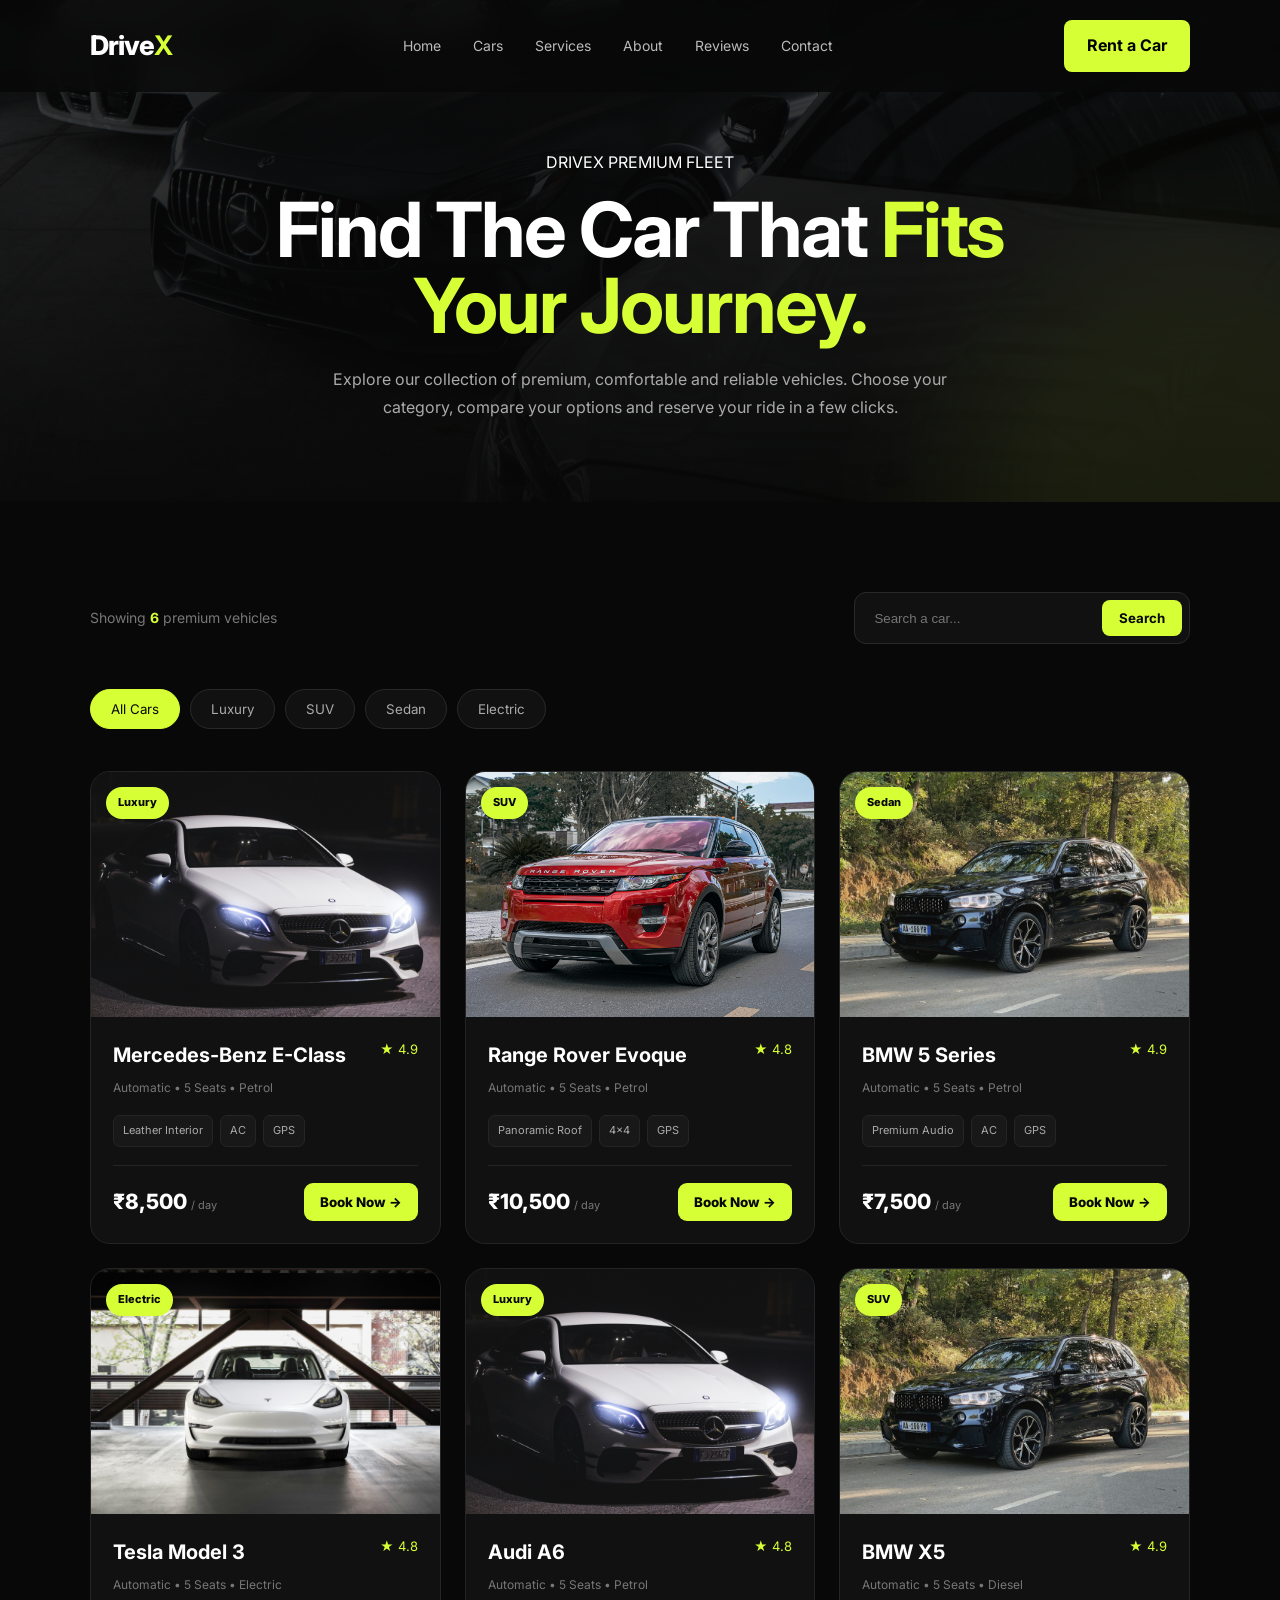
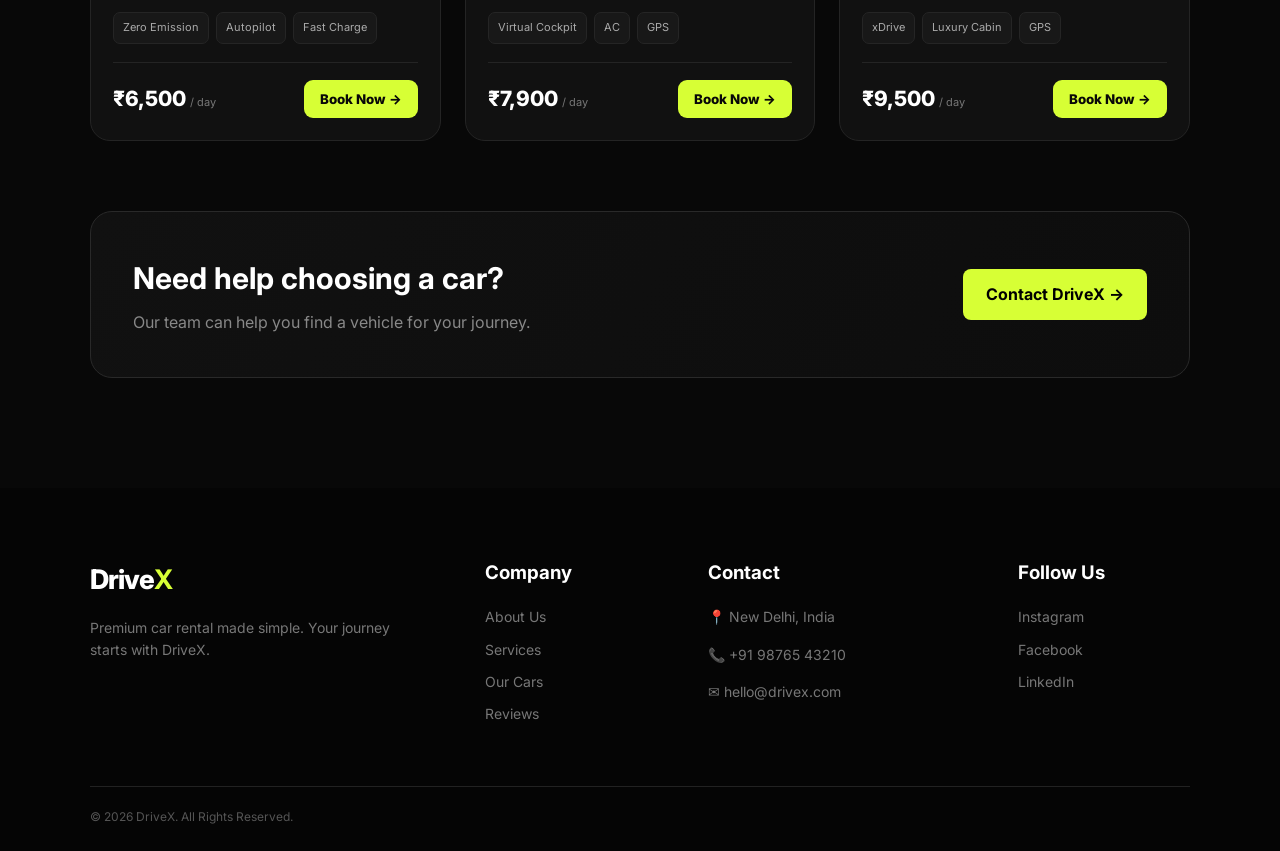
<file: cars.html>
<!DOCTYPE html>
<html lang="en">
<head>
    <meta charset="UTF-8">
    <meta name="viewport" content="width=device-width, initial-scale=1.0">

    <title>DriveX - Our Cars</title>

    <link rel="preconnect" href="https://fonts.googleapis.com">
    <link rel="preconnect" href="https://fonts.gstatic.com" crossorigin>
    <link href="https://fonts.googleapis.com/css2?family=Inter:wght@400;500;600;700;800&display=swap" rel="stylesheet">

    <link rel="stylesheet" href="style.css">

    <style>
        /* ==============================
           DEDICATED CARS PAGE
        ============================== */

        .cars-page-hero {
            min-height: 52vh;
            padding: 150px 7% 80px;
            display: flex;
            align-items: center;
            justify-content: center;
            text-align: center;
            position: relative;
            overflow: hidden;
            background:
                linear-gradient(rgba(8,8,8,.72), rgba(8,8,8,.96)),
                url("images/hero-background.jpg") center/cover no-repeat;
        }

        .cars-page-hero::after {
            content: "";
            position: absolute;
            width: 520px;
            height: 520px;
            border-radius: 50%;
            background: rgba(215,255,53,.08);
            filter: blur(80px);
            right: -180px;
            bottom: -260px;
        }

        .cars-page-content {
            max-width: 850px;
            position: relative;
            z-index: 2;
        }

        .cars-page-content h1 {
            font-size: clamp(42px, 7vw, 76px);
            line-height: 1;
            margin: 15px 0 22px;
            letter-spacing: -2px;
        }

        .cars-page-content h1 span {
            color: #d7ff35;
        }

        .cars-page-content p:last-child {
            max-width: 650px;
            margin: auto;
            color: #aaa;
            line-height: 1.8;
            font-size: 16px;
        }

        .cars-page-main {
            padding: 90px 7% 110px;
            background: #080808;
        }

        .cars-page-toolbar {
            max-width: 1200px;
            margin: 0 auto 45px;
            display: flex;
            justify-content: space-between;
            align-items: center;
            gap: 20px;
            flex-wrap: wrap;
        }

        .fleet-count {
            color: #777;
            font-size: 14px;
        }

        .fleet-count strong {
            color: #d7ff35;
        }

        .cars-page-search {
            display: flex;
            gap: 10px;
            background: #111;
            border: 1px solid #292929;
            padding: 7px;
            border-radius: 12px;
        }

        .cars-page-search input {
            width: 230px;
            background: transparent;
            border: none;
            outline: none;
            color: white;
            padding: 10px 12px;
        }

        .cars-page-search button {
            border: none;
            background: #d7ff35;
            color: #080808;
            padding: 10px 17px;
            border-radius: 8px;
            font-weight: 700;
            cursor: pointer;
        }

        .cars-page-filters {
            max-width: 1200px;
            margin: 0 auto 42px;
            display: flex;
            gap: 10px;
            flex-wrap: wrap;
        }

        .cars-page-filters .filter-btn {
            padding: 11px 20px;
        }

        .full-fleet-grid {
            max-width: 1200px;
            margin: auto;
            display: grid;
            grid-template-columns: repeat(3, 1fr);
            gap: 24px;
        }

        .fleet-card {
            background: #111;
            border: 1px solid #242424;
            border-radius: 20px;
            overflow: hidden;
            transition: .35s ease;
        }

        .fleet-card:hover {
            transform: translateY(-7px);
            border-color: #d7ff35;
        }

        .fleet-card-image {
            height: 245px;
            position: relative;
            overflow: hidden;
        }

        .fleet-card-image img {
            width: 100%;
            height: 100%;
            object-fit: cover;
            transition: .5s ease;
        }

        .fleet-card:hover .fleet-card-image img {
            transform: scale(1.06);
        }

        .fleet-card-badge {
            position: absolute;
            left: 15px;
            top: 15px;
            padding: 7px 12px;
            background: #d7ff35;
            color: #080808;
            border-radius: 20px;
            font-size: 11px;
            font-weight: 800;
        }

        .fleet-card-body {
            padding: 22px;
        }

        .fleet-card-top {
            display: flex;
            justify-content: space-between;
            gap: 15px;
        }

        .fleet-card-body h3 {
            margin: 0 0 7px;
            font-size: 20px;
        }

        .fleet-meta {
            color: #777;
            font-size: 12px;
        }

        .fleet-rating {
            color: #d7ff35;
            white-space: nowrap;
            font-size: 13px;
        }

        .fleet-features {
            display: flex;
            gap: 7px;
            flex-wrap: wrap;
            margin: 18px 0;
        }

        .fleet-features span {
            color: #aaa;
            background: #181818;
            border: 1px solid #252525;
            padding: 6px 9px;
            border-radius: 7px;
            font-size: 11px;
        }

        .fleet-card-bottom {
            padding-top: 17px;
            border-top: 1px solid #242424;
            display: flex;
            align-items: center;
            justify-content: space-between;
            gap: 15px;
        }

        .fleet-price {
            font-size: 21px;
            font-weight: 800;
        }

        .fleet-price small {
            color: #777;
            font-size: 11px;
            font-weight: 400;
        }

        .fleet-book {
            border: none;
            background: #d7ff35;
            color: #080808;
            padding: 11px 16px;
            border-radius: 9px;
            font-weight: 800;
            cursor: pointer;
        }

        .no-results {
            display: none;
            max-width: 1200px;
            margin: 30px auto;
            text-align: center;
            color: #777;
            padding: 50px 20px;
            border: 1px dashed #2b2b2b;
            border-radius: 16px;
        }

        .cars-page-cta {
            margin: 70px auto 0;
            max-width: 1200px;
            padding: 42px;
            border: 1px solid #292929;
            border-radius: 22px;
            background: linear-gradient(120deg, #111, #0d0d0d);
            display: flex;
            align-items: center;
            justify-content: space-between;
            gap: 30px;
        }

        .cars-page-cta h2 {
            margin: 0 0 8px;
            font-size: 30px;
        }

        .cars-page-cta p {
            color: #888;
            margin: 0;
        }

        @media (max-width: 1000px) {
            .full-fleet-grid {
                grid-template-columns: repeat(2, 1fr);
            }
        }

        @media (max-width: 700px) {
            .cars-page-hero {
                min-height: 45vh;
                padding-top: 130px;
            }

            .full-fleet-grid {
                grid-template-columns: 1fr;
            }

            .cars-page-search {
                width: 100%;
            }

            .cars-page-search input {
                width: 100%;
            }

            .cars-page-cta {
                flex-direction: column;
                align-items: flex-start;
            }
        }
    </style>
</head>

<body>

<header class="navbar">

    <div class="logo">
        <span>Drive</span><b>X</b>
    </div>

    <nav>
        <a href="index.html#home">Home</a>
        <a href="cars.html" class="active">Cars</a>
        <a href="index.html#services">Services</a>
        <a href="index.html#about">About</a>
        <a href="index.html#reviews">Reviews</a>
        <a href="index.html#contact">Contact</a>
    </nav>

    <a href="#fleet" class="nav-btn" style="text-decoration:none;">
        Rent a Car
    </a>

    <div class="menu-btn" onclick="toggleMenu()">☰</div>

</header>


<section class="cars-page-hero">

    <div class="cars-page-content">

        <p class="small-heading">DRIVEX PREMIUM FLEET</p>

        <h1>
            Find The Car That
            <span>Fits Your Journey.</span>
        </h1>

        <p>
            Explore our collection of premium, comfortable and reliable
            vehicles. Choose your category, compare your options and
            reserve your ride in a few clicks.
        </p>

    </div>

</section>


<main class="cars-page-main" id="fleet">

    <div class="cars-page-toolbar">

        <div class="fleet-count">
            Showing <strong id="visibleCount">6</strong> premium vehicles
        </div>

        <div class="cars-page-search">
            <input
                type="text"
                id="fleetSearch"
                placeholder="Search a car..."
                oninput="searchFleet()"
            >
            <button onclick="searchFleet()">Search</button>
        </div>

    </div>


    <div class="cars-page-filters">

        <button class="filter-btn active"
                onclick="filterFleet('all', this)">
            All Cars
        </button>

        <button class="filter-btn"
                onclick="filterFleet('luxury', this)">
            Luxury
        </button>

        <button class="filter-btn"
                onclick="filterFleet('suv', this)">
            SUV
        </button>

        <button class="filter-btn"
                onclick="filterFleet('sedan', this)">
            Sedan
        </button>

        <button class="filter-btn"
                onclick="filterFleet('electric', this)">
            Electric
        </button>

    </div>


    <div class="full-fleet-grid" id="fleetGrid">

        <article class="fleet-card" data-category="luxury" data-name="Mercedes-Benz E-Class">

            <div class="fleet-card-image">
                <img src="images/mercedes-benz-eclass.jpg" alt="Mercedes-Benz E-Class">
                <span class="fleet-card-badge">Luxury</span>
            </div>

            <div class="fleet-card-body">

                <div class="fleet-card-top">
                    <div>
                        <h3>Mercedes-Benz E-Class</h3>
                        <div class="fleet-meta">Automatic • 5 Seats • Petrol</div>
                    </div>
                    <div class="fleet-rating">★ 4.9</div>
                </div>

                <div class="fleet-features">
                    <span>Leather Interior</span>
                    <span>AC</span>
                    <span>GPS</span>
                </div>

                <div class="fleet-card-bottom">
                    <div class="fleet-price">₹8,500 <small>/ day</small></div>
                    <button class="fleet-book"
                            onclick="openBooking('Mercedes-Benz E-Class', 8500)">
                        Book Now →
                    </button>
                </div>

            </div>
        </article>


        <article class="fleet-card" data-category="suv" data-name="Range Rover Evoque">

            <div class="fleet-card-image">
                <img src="images/range-rover-evoque.jpg" alt="Range Rover Evoque">
                <span class="fleet-card-badge">SUV</span>
            </div>

            <div class="fleet-card-body">

                <div class="fleet-card-top">
                    <div>
                        <h3>Range Rover Evoque</h3>
                        <div class="fleet-meta">Automatic • 5 Seats • Petrol</div>
                    </div>
                    <div class="fleet-rating">★ 4.8</div>
                </div>

                <div class="fleet-features">
                    <span>Panoramic Roof</span>
                    <span>4x4</span>
                    <span>GPS</span>
                </div>

                <div class="fleet-card-bottom">
                    <div class="fleet-price">₹10,500 <small>/ day</small></div>
                    <button class="fleet-book"
                            onclick="openBooking('Range Rover Evoque', 10500)">
                        Book Now →
                    </button>
                </div>

            </div>
        </article>


        <article class="fleet-card" data-category="sedan" data-name="BMW 5 Series">

            <div class="fleet-card-image">
                <img src="images/bmw-x5.jpg" alt="BMW 5 Series">
                <span class="fleet-card-badge">Sedan</span>
            </div>

            <div class="fleet-card-body">

                <div class="fleet-card-top">
                    <div>
                        <h3>BMW 5 Series</h3>
                        <div class="fleet-meta">Automatic • 5 Seats • Petrol</div>
                    </div>
                    <div class="fleet-rating">★ 4.9</div>
                </div>

                <div class="fleet-features">
                    <span>Premium Audio</span>
                    <span>AC</span>
                    <span>GPS</span>
                </div>

                <div class="fleet-card-bottom">
                    <div class="fleet-price">₹7,500 <small>/ day</small></div>
                    <button class="fleet-book"
                            onclick="openBooking('BMW 5 Series', 7500)">
                        Book Now →
                    </button>
                </div>

            </div>
        </article>


        <article class="fleet-card" data-category="electric" data-name="Tesla Model 3">

            <div class="fleet-card-image">
                <img src="images/tesla-model3.jpg" alt="Tesla Model 3">
                <span class="fleet-card-badge">Electric</span>
            </div>

            <div class="fleet-card-body">

                <div class="fleet-card-top">
                    <div>
                        <h3>Tesla Model 3</h3>
                        <div class="fleet-meta">Automatic • 5 Seats • Electric</div>
                    </div>
                    <div class="fleet-rating">★ 4.8</div>
                </div>

                <div class="fleet-features">
                    <span>Zero Emission</span>
                    <span>Autopilot</span>
                    <span>Fast Charge</span>
                </div>

                <div class="fleet-card-bottom">
                    <div class="fleet-price">₹6,500 <small>/ day</small></div>
                    <button class="fleet-book"
                            onclick="openBooking('Tesla Model 3', 6500)">
                        Book Now →
                    </button>
                </div>

            </div>
        </article>


        <article class="fleet-card" data-category="luxury" data-name="Audi A6">

            <div class="fleet-card-image">
                <img src="images/mercedes-benz-eclass.jpg" alt="Audi A6">
                <span class="fleet-card-badge">Luxury</span>
            </div>

            <div class="fleet-card-body">

                <div class="fleet-card-top">
                    <div>
                        <h3>Audi A6</h3>
                        <div class="fleet-meta">Automatic • 5 Seats • Petrol</div>
                    </div>
                    <div class="fleet-rating">★ 4.8</div>
                </div>

                <div class="fleet-features">
                    <span>Virtual Cockpit</span>
                    <span>AC</span>
                    <span>GPS</span>
                </div>

                <div class="fleet-card-bottom">
                    <div class="fleet-price">₹7,900 <small>/ day</small></div>
                    <button class="fleet-book"
                            onclick="openBooking('Audi A6', 7900)">
                        Book Now →
                    </button>
                </div>

            </div>
        </article>


        <article class="fleet-card" data-category="suv" data-name="BMW X5">

            <div class="fleet-card-image">
                <img src="images/bmw-x5.jpg" alt="BMW X5">
                <span class="fleet-card-badge">SUV</span>
            </div>

            <div class="fleet-card-body">

                <div class="fleet-card-top">
                    <div>
                        <h3>BMW X5</h3>
                        <div class="fleet-meta">Automatic • 5 Seats • Diesel</div>
                    </div>
                    <div class="fleet-rating">★ 4.9</div>
                </div>

                <div class="fleet-features">
                    <span>xDrive</span>
                    <span>Luxury Cabin</span>
                    <span>GPS</span>
                </div>

                <div class="fleet-card-bottom">
                    <div class="fleet-price">₹9,500 <small>/ day</small></div>
                    <button class="fleet-book"
                            onclick="openBooking('BMW X5', 9500)">
                        Book Now →
                    </button>
                </div>

            </div>
        </article>

    </div>


    <div class="no-results" id="noResults">
        No cars found. Try another search or category.
    </div>


    <section class="cars-page-cta">

        <div>
            <h2>Need help choosing a car?</h2>
            <p>Our team can help you find a vehicle for your journey.</p>
        </div>

        <a href="index.html#contact"
           class="primary-btn"
           style="text-decoration:none;">
            Contact DriveX →
        </a>

    </section>

</main>


<!-- Booking Modal -->

<div class="modal" id="bookingModal">

    <div class="modal-box">

        <button class="close-btn" onclick="closeBooking()">×</button>

        <p class="small-heading">RESERVE YOUR CAR</p>

        <h2 id="selectedCar">Car Name</h2>

        <div class="booking-form">

    <input
        type="text"
        id="customerName"
        placeholder="Full Name"
    >

    <input
        type="email"
        id="customerEmail"
        placeholder="Email Address"
    >

    <input
        type="tel"
        id="customerPhone"
        placeholder="Phone Number"
    >

    <input
        type="text"
        id="pickupLocation"
        placeholder="Pickup Location"
    >

    <input
        type="date"
        id="pickupDate"
    >

    <input
        type="date"
        id="returnDate"
        onchange="calculateRentalDays()"
    >

    <input
        type="number"
        id="rentalDays"
        placeholder="Number of Days"
        min="1"
        value="1"
        readonly
    >

</div>
        <div class="total">
            <span>Total</span>
            <strong id="totalPrice">₹0</strong>
        </div>

        <button class="confirm-btn" onclick="confirmBooking()">
            Confirm Booking
        </button>

    </div>

</div>


<footer id="contact">

    <div class="footer-grid">

        <div>
            <div class="logo">
                <span>Drive</span><b>X</b>
            </div>

            <p>
                Premium car rental made simple.
                Your journey starts with DriveX.
            </p>
        </div>

        <div>
            <h3>Company</h3>
            <a href="index.html#about">About Us</a>
            <a href="index.html#services">Services</a>
            <a href="cars.html">Our Cars</a>
            <a href="index.html#reviews">Reviews</a>
        </div>

        <div>
            <h3>Contact</h3>
            <p>📍 New Delhi, India</p>
            <p>📞 +91 98765 43210</p>
            <p>✉ hello@drivex.com</p>
        </div>

        <div>
            <h3>Follow Us</h3>
            <div class="socials">
                <span>Instagram</span>
                <span>Facebook</span>
                <span>LinkedIn</span>
            </div>
        </div>

    </div>

    <div class="copyright">
        © 2026 DriveX. All Rights Reserved.
    </div>

</footer>


<script src="script.js"></script>

<script>
    let currentCategory = "all";

    function filterFleet(category, button) {
        currentCategory = category;

        document.querySelectorAll(".cars-page-filters .filter-btn")
            .forEach(btn => btn.classList.remove("active"));

        if (button) {
            button.classList.add("active");
        }

        applyFleetFilters();
    }

    function searchFleet() {
        applyFleetFilters();
    }

    function applyFleetFilters() {
        const query = document.getElementById("fleetSearch").value
            .trim()
            .toLowerCase();

        const cards = document.querySelectorAll(".fleet-card");
        let visible = 0;

        cards.forEach(card => {
            const category = card.dataset.category;
            const name = card.dataset.name.toLowerCase();

            const categoryMatch =
                currentCategory === "all" ||
                category === currentCategory;

            const searchMatch =
                !query ||
                name.includes(query);

            const show = categoryMatch && searchMatch;

            card.style.display = show ? "" : "none";

            if (show) visible++;
        });

        document.getElementById("visibleCount").textContent = visible;

        document.getElementById("noResults").style.display =
            visible === 0 ? "block" : "none";
    }
</script>

</body>
</html>
</file>
<file: style.css>
/* =========================
   GLOBAL
========================= */

* {
    margin: 0;
    padding: 0;
    box-sizing: border-box;
}

html {
    scroll-behavior: smooth;
}

body {
    font-family: "Inter", sans-serif;
    background: #080808;
    color: #ffffff;
    line-height: 1.6;
}

img {
    width: 100%;
    display: block;
}

button {
    font-family: inherit;
    cursor: pointer;
    border: none;
}

a {
    text-decoration: none;
    color: inherit;
}


/* =========================
   NAVBAR
========================= */

.navbar {
    position: fixed;
    top: 0;
    left: 0;
    width: 100%;
    z-index: 1000;

    display: flex;
    align-items: center;
    justify-content: space-between;

    padding: 20px 7%;

    background: rgba(8, 8, 8, 0.8);
    backdrop-filter: blur(15px);
}

.logo {
    font-size: 27px;
    font-weight: 800;
    letter-spacing: -1px;
}

.logo b {
    color: #d7ff35;
}

.navbar nav {
    display: flex;
    gap: 32px;
}

.navbar nav a {
    font-size: 14px;
    color: #bbbbbb;
    transition: 0.3s;
}

.navbar nav a:hover {
    color: #d7ff35;
}

.nav-btn,
.primary-btn {
    background: #d7ff35;
    color: #000;
    padding: 13px 23px;
    border-radius: 8px;
    font-weight: 700;
    transition: 0.3s;
}

.nav-btn:hover,
.primary-btn:hover {
    transform: translateY(-3px);
    box-shadow: 0 10px 30px rgba(215,255,53,0.2);
}

.menu-btn {
    display: none;
    font-size: 25px;
}


/* =========================
   PREMIUM HERO UPDATE
========================= */

.hero {
    min-height: 820px;
    position: relative;
    overflow: hidden;

    display: flex;
    align-items: center;

    padding: 150px 7% 100px;

    background: #080808;
}

.hero-bg {
    position: absolute;
    inset: 0;

    background:
        linear-gradient(
            90deg,
            #080808 15%,
            rgba(8,8,8,0.90) 42%,
            rgba(8,8,8,0.25) 75%,
            rgba(8,8,8,0.8)
        ),
        url("images/hero-background.jpg");

    background-size: cover;
    background-position: center;

    opacity: 0.55;

    z-index: 0;
}

.hero-content {
    position: relative;
    z-index: 5;

    width: 55%;
    max-width: 700px;
}

.hero h1 {
    font-size: clamp(50px, 6vw, 82px);
    line-height: 0.98;
    letter-spacing: -4px;
    margin-bottom: 25px;
}

.hero-text {
    max-width: 550px;
    margin: 25px 0;
    color: #b7b7b7;
    font-size: 16px;
}

.hero-buttons {
    display: flex;
    gap: 14px;
}

.hero-trust {
    display: flex;
    align-items: center;
    gap: 15px;
    margin-top: 40px;
}

.avatars {
    display: flex;
}

.avatars div {
    width: 36px;
    height: 36px;

    display: grid;
    place-items: center;

    border-radius: 50%;

    background: #242424;

    border: 2px solid #080808;

    margin-left: -8px;

    color: white;

    font-size: 11px;
    font-weight: 700;
}

.avatars div:first-child {
    margin-left: 0;
}

.avatars div:last-child {
    background: #d7ff35;
    color: #000;
}

.hero-trust strong {
    display: block;
    font-size: 13px;
}

.hero-trust small {
    color: #777;
    font-size: 11px;
}


/* BIG CAR */

.hero-car {
    position: absolute;

    right: -2%;
    bottom: 30px;

    width: 58%;

    z-index: 2;
}

.hero-car img {
    width: 100%;
    object-fit: contain;

    filter:
        drop-shadow(0 35px 45px rgba(0,0,0,0.8));

    animation: carFloat 5s ease-in-out infinite;
}

@keyframes carFloat {

    0% {
        transform: translateY(0);
    }

    50% {
        transform: translateY(-12px);
    }

    100% {
        transform: translateY(0);
    }

}


/* CAR GLOW */

.car-glow {
    position: absolute;

    width: 70%;
    height: 100px;

    bottom: 5px;
    left: 15%;

    background: #d7ff35;

    filter: blur(70px);

    opacity: 0.12;

    z-index: -1;
}


/* FLOATING CARDS */

.floating-card {
    position: absolute;
    z-index: 10;

    display: flex;
    align-items: center;
    gap: 12px;

    padding: 15px 18px;

    background: rgba(20,20,20,0.85);

    border: 1px solid rgba(255,255,255,0.12);

    backdrop-filter: blur(15px);

    border-radius: 12px;

    box-shadow: 0 20px 50px rgba(0,0,0,0.35);
}

.floating-card strong {
    display: block;
    font-size: 16px;
}

.floating-card small {
    display: block;
    color: #777;
    font-size: 10px;
}

.floating-icon {
    width: 38px;
    height: 38px;

    display: grid;
    place-items: center;

    background: #d7ff35;

    border-radius: 8px;

    font-size: 18px;
}

.available-card {
    right: 8%;
    top: 25%;

    animation: floatCard 4s ease-in-out infinite;
}

.rating-card {
    right: 28%;
    bottom: 18%;

    animation: floatCard 4s 1s ease-in-out infinite;
}

.rating-big {
    width: 38px;
    height: 38px;

    display: grid;
    place-items: center;

    background: #d7ff35;

    color: #000;

    border-radius: 8px;

    font-size: 18px;
}

@keyframes floatCard {

    0% {
        transform: translateY(0);
    }

    50% {
        transform: translateY(-8px);
    }

    100% {
        transform: translateY(0);
    }

}


/* MOBILE */

@media (max-width: 900px) {

    .hero {
        min-height: 900px;
        align-items: flex-start;
        padding-top: 130px;
    }

    .hero-content {
        width: 100%;
    }

    .hero-car {
        width: 90%;
        right: -15%;
        bottom: 40px;
    }

    .available-card {
        right: 5%;
        top: 55%;
    }

    .rating-card {
        left: 5%;
        right: auto;
        bottom: 12%;
    }

}

@media (max-width: 600px) {

    .hero {
        min-height: 850px;
    }

    .hero h1 {
        font-size: 48px;
        letter-spacing: -3px;
    }

    .hero-car {
        width: 110%;
        right: -25%;
        bottom: 70px;
    }

    .floating-card {
        padding: 10px 12px;
    }

    .available-card {
        top: 53%;
    }

    .rating-card {
        bottom: 9%;
    }

}   


/* =========================
   SEARCH
========================= */

.search-section {
    padding: 0 7%;
    margin-top: -50px;
    position: relative;
    z-index: 10;
}

.search-box {
    display: grid;
    grid-template-columns: 1fr 1fr 1fr 1fr auto;
    gap: 15px;

    padding: 22px;

    background: #141414;
    border: 1px solid #2b2b2b;
    border-radius: 15px;

    box-shadow: 0 20px 60px rgba(0,0,0,0.4);
}

.search-item label {
    display: block;
    font-size: 12px;
    color: #999;
    margin-bottom: 7px;
}

.search-item input {
    width: 100%;
    padding: 12px;

    border: 1px solid #333;
    border-radius: 7px;

    background: #0b0b0b;
    color: white;
    outline: none;
}

.search-item input:focus {
    border-color: #d7ff35;
}

.search-btn {
    align-self: end;

    padding: 13px 22px;

    border-radius: 7px;

    background: #d7ff35;
    font-weight: 800;
}


/* =========================
   STATS
========================= */

.stats {
    display: grid;
    grid-template-columns: repeat(4, 1fr);

    margin: 70px 7%;

    padding: 35px 0;

    border-top: 1px solid #292929;
    border-bottom: 1px solid #292929;
}

.stats div {
    text-align: center;
}

.stats h2 {
    font-size: 30px;
}

.stats p {
    color: #888;
    font-size: 13px;
}


/* =========================
   CARS
========================= */

.cars-section,
.services,
.reviews,
.faq {
    padding: 100px 7%;
}

.section-heading {
    display: flex;
    justify-content: space-between;
    gap: 50px;
    align-items: end;
    margin-bottom: 45px;
}

.section-heading h2,
.center-heading h2,
.about-content h2,
.cta h2 {
    font-size: 48px;
    line-height: 1.1;
}

.section-heading > p {
    max-width: 400px;
    color: #888;
}

.filters {
    display: flex;
    gap: 10px;
    margin-bottom: 30px;
    flex-wrap: wrap;
}

.filter {
    padding: 10px 18px;
    background: #171717;
    color: #aaa;
    border: 1px solid #292929;
    border-radius: 30px;
}

.filter.active,
.filter:hover {
    background: #d7ff35;
    color: #000;
}


/* =========================
   CAR GRID
========================= */

.car-grid {
    display: grid;
    grid-template-columns: repeat(2, 1fr);
    gap: 25px;
}

.car-card {
    overflow: hidden;
    background: #121212;
    border: 1px solid #252525;
    border-radius: 15px;
    transition: 0.3s;
}

.car-card:hover {
    transform: translateY(-7px);
    border-color: #3d3d3d;
}

.car-image {
    height: 290px;
    position: relative;
    overflow: hidden;
}

.car-image img {
    width: 100%;
    height: 100%;
    object-fit: cover;
    transition: 0.5s;
}

.car-card:hover .car-image img {
    transform: scale(1.05);
}

.badge {
    position: absolute;
    top: 15px;
    left: 15px;

    padding: 6px 10px;

    background: #d7ff35;
    color: #000;

    font-size: 10px;
    font-weight: 800;

    border-radius: 5px;
}

.electric-badge {
    background: #68f5a4;
}

.car-info {
    padding: 23px;
}

.car-title {
    display: flex;
    justify-content: space-between;
    gap: 15px;
}

.car-title h3 {
    font-size: 20px;
}

.car-title p {
    color: #777;
    font-size: 13px;
}

.rating {
    color: #d7ff35;
    white-space: nowrap;
}

.car-details {
    display: flex;
    gap: 15px;
    margin: 22px 0;

    color: #999;
    font-size: 12px;

    flex-wrap: wrap;
}

.car-bottom {
    display: flex;
    justify-content: space-between;
    align-items: center;

    border-top: 1px solid #272727;
    padding-top: 18px;
}

.car-bottom strong {
    font-size: 22px;
}

.car-bottom small {
    color: #777;
}

.car-bottom button,
.confirm-btn {
    background: #d7ff35;
    color: #000;
    font-weight: 800;
    padding: 11px 17px;
    border-radius: 7px;
}


/* =========================
   CENTER HEADING
========================= */

.center-heading {
    text-align: center;
    max-width: 650px;
    margin: 0 auto 50px;
}

.center-heading > p:last-child {
    color: #777;
    margin-top: 15px;
}


/* =========================
   SERVICES
========================= */

.services {
    background: #0e0e0e;
}

.service-grid {
    display: grid;
    grid-template-columns: repeat(4, 1fr);
    gap: 20px;
}

.service-card {
    padding: 30px;

    background: #151515;
    border: 1px solid #262626;

    border-radius: 12px;

    transition: 0.3s;
}

.service-card:hover {
    transform: translateY(-5px);
}

.service-icon {
    font-size: 35px;
    margin-bottom: 20px;
}

.service-card h3 {
    margin-bottom: 10px;
}

.service-card p {
    color: #888;
    font-size: 14px;
}


/* =========================
   ABOUT
========================= */

.about {
    display: grid;
    grid-template-columns: 1fr 1fr;
    gap: 80px;

    padding: 120px 7%;
    align-items: center;
}

.about-image {
    height: 550px;
    overflow: hidden;
    border-radius: 15px;
}

.about-image img {
    height: 100%;
    object-fit: cover;
}

.about-content > p:not(.small-heading) {
    color: #999;
    margin: 20px 0;
}

.about-points {
    display: grid;
    grid-template-columns: 1fr 1fr;
    gap: 15px;

    margin-top: 30px;

    color: #ddd;
    font-size: 14px;
}


/* =========================
   REVIEWS
========================= */

.review-grid {
    display: grid;
    grid-template-columns: repeat(3, 1fr);
    gap: 20px;
}

.review-card {
    padding: 30px;

    background: #121212;
    border: 1px solid #262626;
    border-radius: 12px;
}

.stars {
    color: #d7ff35;
    margin-bottom: 20px;
}

.review-card > p {
    color: #bbb;
    margin-bottom: 30px;
}

.review-user {
    display: flex;
    align-items: center;
    gap: 12px;
}

.avatar {
    width: 42px;
    height: 42px;

    display: grid;
    place-items: center;

    border-radius: 50%;
    background: #d7ff35;
    color: #000;
    font-weight: 800;
}

.review-user small {
    display: block;
    color: #777;
}


/* =========================
   FAQ
========================= */

.faq {
    background: #0e0e0e;
}

.faq-container {
    max-width: 850px;
    margin: auto;
}

.faq-item {
    border-bottom: 1px solid #292929;
}

.faq-item button {
    width: 100%;

    padding: 22px 0;

    display: flex;
    justify-content: space-between;

    background: transparent;
    color: white;

    text-align: left;
    font-size: 16px;
}

.faq-answer {
    display: none;
    color: #888;
    padding-bottom: 20px;
}

.faq-item.open .faq-answer {
    display: block;
}

.faq-item.open button span {
    transform: rotate(45deg);
}


/* =========================
   CTA
========================= */

.cta {
    padding: 110px 7%;

    background:
        linear-gradient(
            90deg,
            rgba(0,0,0,.95),
            rgba(0,0,0,.45)
        ),
        url("images/hero-car.jpg");

    background-size: cover;
    background-position: center;
}

.cta p:not(.small-heading) {
    color: #aaa;
    margin: 15px 0 25px;
}


/* =========================
   FOOTER
========================= */

footer {
    padding: 70px 7% 25px;
    background: #050505;
}

.footer-grid {
    display: grid;
    grid-template-columns: 2fr 1fr 1.5fr 1fr;
    gap: 50px;
}

.footer-grid > div > p {
    color: #777;
    margin-top: 15px;
    max-width: 320px;
}

.footer-grid h3 {
    margin-bottom: 18px;
}

.footer-grid a {
    display: block;
    color: #777;
    margin-bottom: 10px;
    font-size: 14px;
}

.footer-grid a:hover {
    color: #d7ff35;
}

.footer-grid p {
    font-size: 14px;
}

.socials {
    display: flex;
    flex-direction: column;
    gap: 10px;
    color: #777;
    font-size: 14px;
}

.copyright {
    border-top: 1px solid #222;
    margin-top: 50px;
    padding-top: 20px;
    color: #555;
    font-size: 12px;
}


/* =========================
   MODAL
========================= */

.modal {
    display: none;

    position: fixed;
    inset: 0;

    z-index: 2000;

    background: rgba(0,0,0,0.8);

    backdrop-filter: blur(8px);

    place-items: center;

    padding: 20px;
}

.modal.show {
    display: grid;
}

.modal-box {
    position: relative;

    width: 100%;
    max-width: 500px;

    padding: 35px;

    background: #151515;
    border: 1px solid #303030;
    border-radius: 15px;
}

.modal-box h2 {
    margin-bottom: 25px;
}

.close-btn {
    position: absolute;
    top: 15px;
    right: 18px;

    background: transparent;
    color: white;

    font-size: 28px;
}

.booking-form {
    display: grid;
    gap: 12px;
}

.booking-form input {
    padding: 13px;

    background: #090909;
    border: 1px solid #333;

    color: white;

    border-radius: 7px;

    outline: none;
}

.total {
    display: flex;
    justify-content: space-between;

    padding: 20px 0;
    margin: 20px 0;

    border-top: 1px solid #2b2b2b;
    border-bottom: 1px solid #2b2b2b;
}

.total strong {
    color: #d7ff35;
    font-size: 22px;
}

.confirm-btn {
    width: 100%;
}


/* =========================
   RESPONSIVE
========================= */

@media (max-width: 1000px) {

    .navbar nav {
        display: none;
    }

    .menu-btn {
        display: block;
    }

    .search-box {
        grid-template-columns: 1fr 1fr;
    }

    .search-btn {
        width: 100%;
    }

    .service-grid {
        grid-template-columns: 1fr 1fr;
    }

    .review-grid {
        grid-template-columns: 1fr;
    }

    .footer-grid {
        grid-template-columns: 1fr 1fr;
    }

}


@media (max-width: 700px) {

    .navbar {
        padding: 17px 5%;
    }

    .nav-btn {
        display: none;
    }

    .hero {
        padding: 130px 5% 100px;
    }

    .hero h1 {
        font-size: 52px;
    }

    .search-section {
        padding: 0 5%;
    }

    .search-box {
        grid-template-columns: 1fr;
    }

    .stats {
        grid-template-columns: 1fr 1fr;
        gap: 30px;
        margin: 50px 5%;
    }

    .cars-section,
    .services,
    .reviews,
    .faq {
        padding: 80px 5%;
    }

    .section-heading {
        display: block;
    }

    .section-heading h2,
    .center-heading h2,
    .about-content h2,
    .cta h2 {
        font-size: 38px;
    }

    .section-heading > p {
        margin-top: 20px;
    }

    .car-grid {
        grid-template-columns: 1fr;
    }

    .service-grid {
        grid-template-columns: 1fr;
    }

    .about {
        grid-template-columns: 1fr;
        padding: 80px 5%;
        gap: 40px;
    }

    .about-image {
        height: 350px;
    }

    .about-points {
        grid-template-columns: 1fr;
    }

    .footer-grid {
        grid-template-columns: 1fr;
    }

}

/* ==============================
   PREMIUM CAR FLEET
============================== */

.cars {
    padding: 110px 7%;
    background: #080808;
}

.section-heading {
    max-width: 700px;
    margin: 0 auto 45px;
    text-align: center;
}

.section-heading h2 {
    font-size: 48px;
    margin: 10px 0 15px;
}

.section-heading > p:last-child {
    color: #999;
    line-height: 1.7;
}

.car-filters {
    display: flex;
    justify-content: center;
    gap: 12px;
    margin-bottom: 45px;
    flex-wrap: wrap;
}

.filter-btn {
    padding: 12px 24px;
    border: 1px solid #292929;
    background: #111;
    color: #aaa;
    border-radius: 30px;
    cursor: pointer;
    transition: 0.3s;
}

.filter-btn:hover,
.filter-btn.active {
    background: #d7ff35;
    color: #080808;
    border-color: #d7ff35;
}

.car-grid {
    display: grid;
    grid-template-columns: repeat(2, 1fr);
    gap: 28px;
}

.car-card {
    background: #111;
    border: 1px solid #222;
    border-radius: 22px;
    overflow: hidden;
    transition: 0.4s;
}

.car-card:hover {
    transform: translateY(-8px);
    border-color: #d7ff35;
}

.car-image {
    height: 280px;
    position: relative;
    overflow: hidden;
}

.car-image img {
    width: 100%;
    height: 100%;
    object-fit: cover;
    transition: 0.5s;
}

.car-card:hover .car-image img {
    transform: scale(1.06);
}

.car-badge {
    position: absolute;
    top: 18px;
    left: 18px;
    background: #d7ff35;
    color: #080808;
    padding: 7px 14px;
    border-radius: 20px;
    font-size: 12px;
    font-weight: 700;
}

.car-info {
    padding: 24px;
}

.car-title {
    display: flex;
    justify-content: space-between;
    gap: 20px;
}

.car-title h3 {
    margin: 0 0 8px;
    font-size: 21px;
}

.car-title span {
    color: #888;
    font-size: 13px;
}

.car-rating {
    color: #d7ff35;
    white-space: nowrap;
}

.car-bottom {
    margin-top: 25px;
    padding-top: 20px;
    border-top: 1px solid #252525;

    display: flex;
    justify-content: space-between;
    align-items: center;
}

.price {
    font-size: 22px;
    font-weight: 700;
}

.price small {
    color: #777;
    font-size: 13px;
    font-weight: 400;
}

.book-btn {
    border: none;
    background: #d7ff35;
    color: #080808;
    padding: 12px 20px;
    border-radius: 10px;
    font-weight: 700;
    cursor: pointer;
    transition: 0.3s;
}

.book-btn:hover {
    transform: translateY(-2px);
}


/* Mobile */

@media (max-width: 768px) {

    .section-heading h2 {
        font-size: 34px;
    }

    .car-grid {
        grid-template-columns: 1fr;
    }

    .car-image {
        height: 240px;
    }

}
</file>
